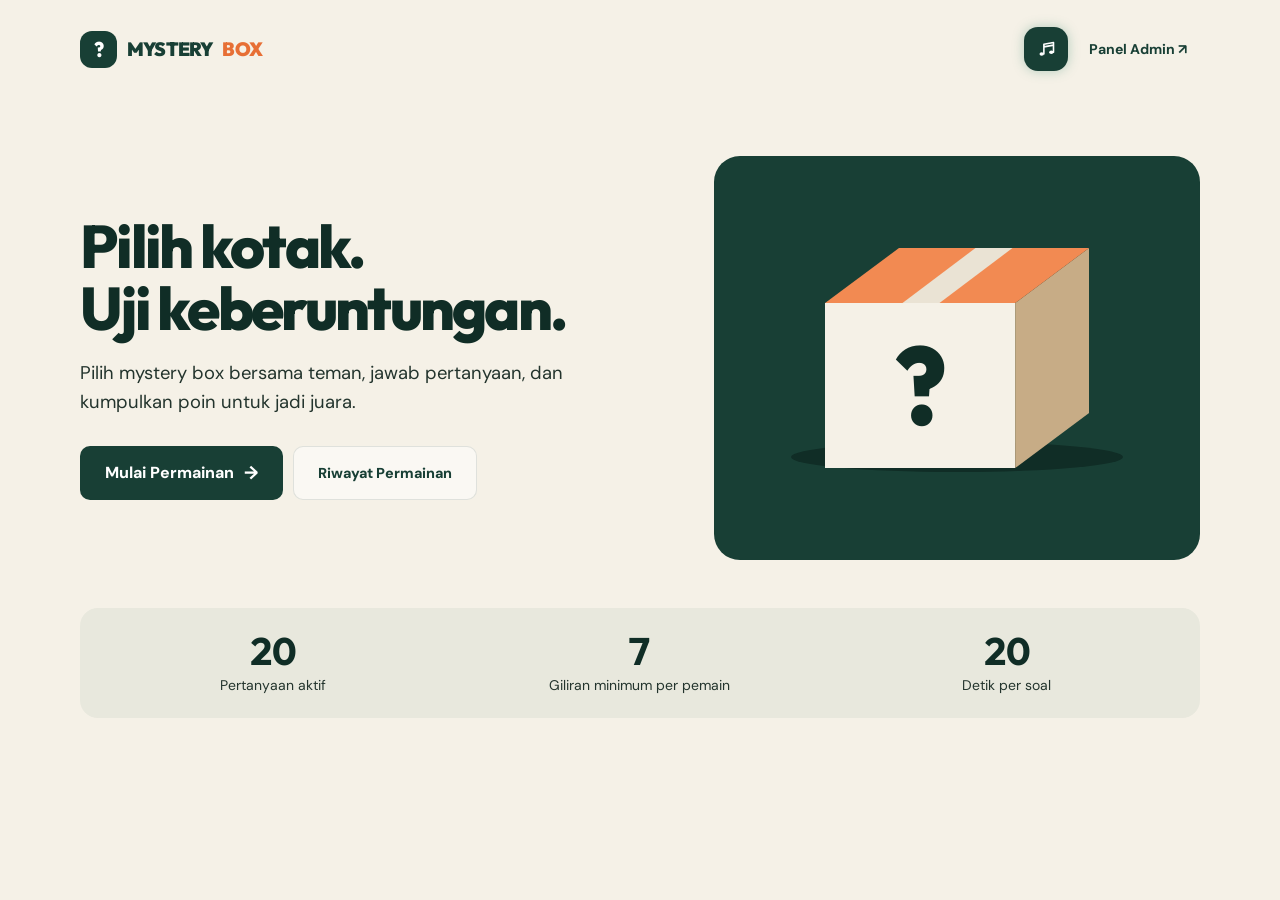
<file: index.html>
<!DOCTYPE html>
<html lang="id">
<head>
    <meta charset="UTF-8">
    <meta name="viewport" content="width=device-width, initial-scale=1.0">
    <title>Mystery Box Challenge</title>

    <link rel="stylesheet" href="css/style.css">
    <link rel="stylesheet" href="css/home.css">
</head>
<body class="home-page">

    <div class="home-wrap">

        <header class="topbar">
            <div class="brand">
                <span class="brand-mark" aria-hidden="true">?</span>
                MYSTERY<span>BOX</span>
            </div>

            <div class="site-nav-actions">
                <button type="button" class="site-icon-control site-sound-toggle" id="gameMusicToggle"
                    aria-label="Suara situs" aria-pressed="true" title="Matikan suara">
                    <svg viewBox="0 0 24 24" aria-hidden="true" fill="none" stroke="currentColor" stroke-width="1.8" stroke-linecap="round" stroke-linejoin="round">
                        <path d="M9 17V6l11-2v11M9 9l11-2"/>
                        <ellipse cx="6.5" cy="17" rx="2.5" ry="2" fill="currentColor" stroke="none"/>
                        <ellipse cx="17.5" cy="15" rx="2.5" ry="2" fill="currentColor" stroke="none"/>
                        <path class="sound-off-slash" d="m3 3 18 18"/>
                    </svg>
                </button>
                <a class="admin-link" href="admin.html">
                    Panel Admin <span aria-hidden="true">↗</span>
                </a>
            </div>
        </header>

        <main class="home-main">
            <section class="home-hero" aria-labelledby="home-title">
                <div class="home-intro">
                    <h1 id="home-title">Pilih kotak.<br>Uji keberuntungan.</h1>

                    <p>Pilih mystery box bersama teman, jawab pertanyaan, dan kumpulkan poin untuk jadi juara.</p>

                    <div class="home-actions">
                        <a class="btn btn-primary" href="game.html">
                            <span id="startGameLabel">Mulai Permainan</span> <span aria-hidden="true">→</span>
                        </a>
                        <a class="btn btn-ghost" href="game.html?view=history">Riwayat Permainan</a>
                    </div>
                </div>

                <div class="home-art" aria-hidden="true">
                    <div class="home-box">
                        <div class="home-box-side"></div>
                        <div class="home-box-front">?</div>
                        <div class="home-box-top"></div>
                    </div>
                </div>
            </section>

            <dl class="mini-stats" aria-label="Pengaturan permainan">
                <div>
                    <dt>Pertanyaan aktif</dt>
                    <dd id="activeQuestionCount">—</dd>
                </div>
                <div>
                    <dt>Giliran minimum per pemain</dt>
                    <dd id="minimumTurns">—</dd>
                </div>
                <div>
                    <dt>Detik per soal</dt>
                    <dd id="secondsPerQuestion">—</dd>
                </div>
            </dl>
        </main>

    </div>

    <audio id="gameMusic" src="assets/menu-background.wav" preload="none" loop></audio>
    <script src="js/storage.js"></script>
    <script src="js/game-effects.js"></script>
    <script src="js/app.js"></script>

</body>
</html>
</file>
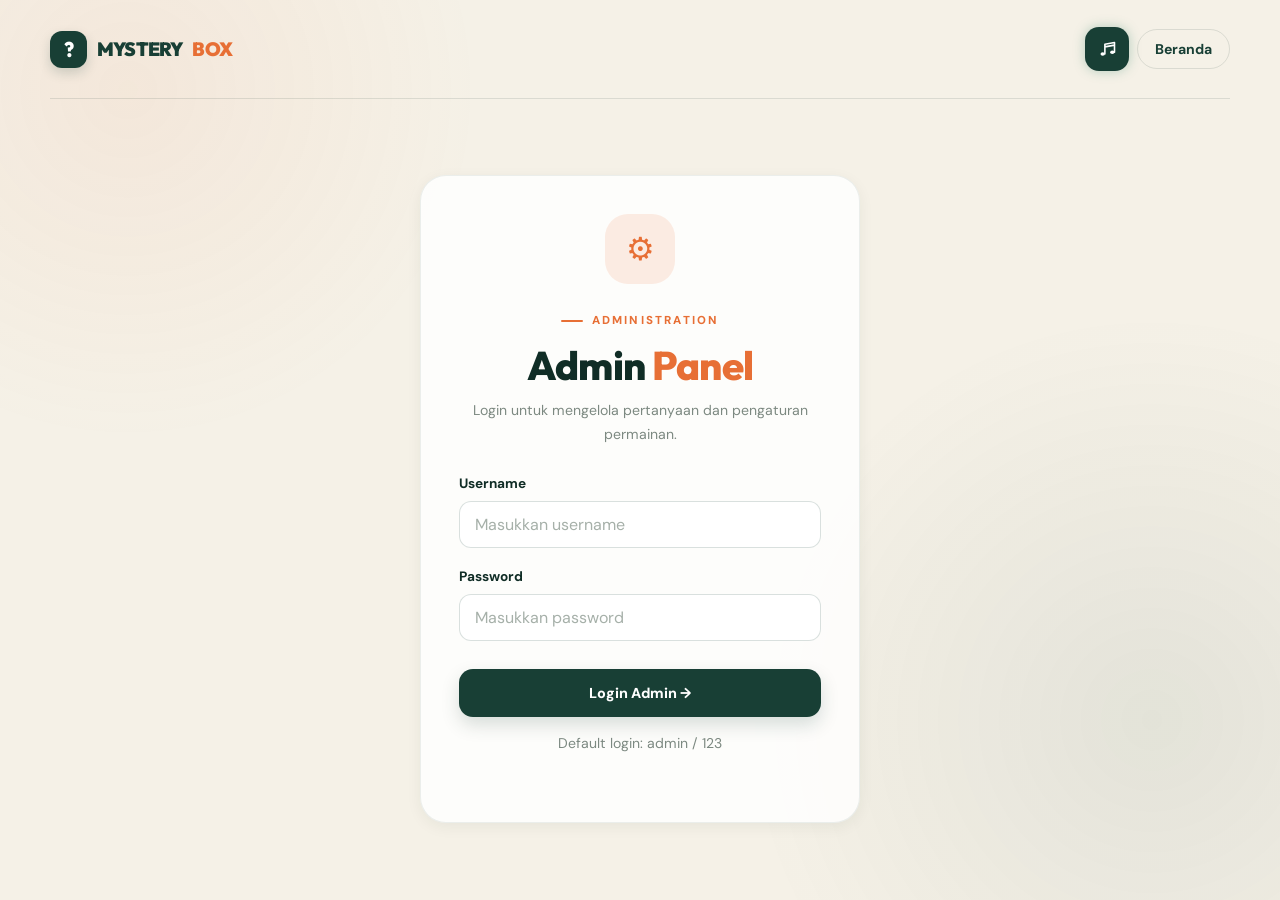
<file: admin.html>
<!DOCTYPE html>
<html lang="id">
<head>
    <meta charset="UTF-8">
    <meta name="viewport" content="width=device-width, initial-scale=1.0">
    <title>Admin Panel - Mystery Box Challenge</title>

    <link rel="stylesheet" href="css/style.css">
    <link rel="stylesheet" href="css/admin.css">
</head>
<body>

    <main class="admin-wrap">

        <nav class="topbar">
            <a href="index.html" class="brand">
                <span class="brand-mark">?</span>
                MYSTERY<span>BOX</span>
            </a>

            <div class="site-nav-actions">
                <button type="button" class="site-icon-control site-sound-toggle" id="gameMusicToggle"
                    aria-label="Suara situs" aria-pressed="true" title="Matikan suara">
                    <svg viewBox="0 0 24 24" aria-hidden="true" fill="none" stroke="currentColor" stroke-width="1.8" stroke-linecap="round" stroke-linejoin="round">
                        <path d="M9 17V6l11-2v11M9 9l11-2"/>
                        <ellipse cx="6.5" cy="17" rx="2.5" ry="2" fill="currentColor" stroke="none"/>
                        <ellipse cx="17.5" cy="15" rx="2.5" ry="2" fill="currentColor" stroke="none"/>
                        <path class="sound-off-slash" d="m3 3 18 18"/>
                    </svg>
                </button>
                <a href="index.html" class="admin-link">Beranda</a>
            </div>
        </nav>

        <!-- LOGIN ADMIN -->
        <section class="admin-login-section" id="adminLoginSection">

            <div class="admin-login-card">

                <div class="admin-icon">⚙</div>

                <div class="eyebrow">ADMINISTRATION</div>

                <h1>Admin <span>Panel</span></h1>

                <p>
                    Login untuk mengelola pertanyaan dan pengaturan permainan.
                </p>

                <form id="adminLoginForm">

                    <div class="form-group">
                        <label for="adminUsername">Username</label>
                        <input
                            type="text"
                            id="adminUsername"
                            placeholder="Masukkan username"
                            autocomplete="username"
                            required
                        >
                    </div>

                    <div class="form-group">
                        <label for="adminPassword">Password</label>
                        <input
                            type="password"
                            id="adminPassword"
                            placeholder="Masukkan password"
                            autocomplete="current-password"
                            required
                        >
                    </div>

                    <p class="error-message hidden" id="loginError">
                        Username atau password salah.
                    </p>

                    <button
                        type="submit"
                        class="btn btn-primary btn-block"
                    >
                        Login Admin →
                    </button>

                </form>

                <p class="form-note">
                    Default login: admin / 123
                </p>

            </div>

        </section>

        <!-- DASHBOARD ADMIN -->
        <section class="admin-dashboard hidden" id="adminDashboard">

            <div class="admin-header">

                <div>
                    <div class="eyebrow">CONTROL CENTER</div>
                    <h1>Dashboard <span>Admin</span></h1>
                    <p>Kelola seluruh kebutuhan Mystery Box Challenge.</p>
                </div>

                <button
                    type="button"
                    class="btn btn-ghost"
                    id="adminLogoutButton"
                >
                    Logout
                </button>

            </div>

            <!-- STATISTIK -->
            <div class="admin-stats">

                <div class="admin-stat-card">
                    <span>Total Pertanyaan</span>
                    <strong id="totalQuestions">0</strong>
                </div>

                <div class="admin-stat-card">
                    <span>Pertanyaan Aktif</span>
                    <strong id="activeQuestions">0</strong>
                </div>

                <div class="admin-stat-card">
                    <span>Kategori</span>
                    <strong id="totalCategories">0</strong>
                </div>

            </div>

            <!-- NAVIGASI ADMIN -->
            <div class="admin-tabs">

                <button
                    type="button"
                    class="admin-tab active"
                    data-tab="questions"
                >
                    Kelola Pertanyaan
                </button>

                <button
                    type="button"
                    class="admin-tab"
                    data-tab="settings"
                >
                    Pengaturan Game
                </button>

            </div>

            <!-- TAB PERTANYAAN -->
            <section class="admin-tab-content" id="questionsTab">

                <div class="admin-section-heading">

                    <div>
                        <h2>Daftar Pertanyaan</h2>
                        <p>Tambah, ubah, atau hapus pertanyaan kuis.</p>
                    </div>

                    <button
                        type="button"
                        class="btn btn-primary"
                        id="addQuestionButton"
                    >
                        + Tambah Pertanyaan
                    </button>

                </div>

                <div class="question-excel">
                    <div class="question-excel-actions">
                        <button type="button" class="btn btn-ghost" id="importQuestionsButton" aria-describedby="questionExcelHelp">Impor Excel</button>
                        <button type="button" class="btn btn-ghost" id="exportQuestionsButton">Ekspor Excel</button>
                        <input type="file" id="questionExcelFile" accept=".xlsx" hidden>
                    </div>
                    <p id="questionExcelHelp">Ekspor untuk mendapatkan format kolom. Saat impor, pertahankan ID untuk memperbarui soal dan kosongkan ID untuk menambah soal baru.</p>
                    <p class="question-excel-status" id="questionExcelStatus" role="status"></p>
                </div>

                <div class="question-filter">

                    <input
                        type="search"
                        id="questionSearch"
                        placeholder="Cari pertanyaan..."
                    >

                    <select id="categoryFilter">
                        <option value="">Semua Kategori</option>
                    </select>

                    <select id="difficultyFilter">
                        <option value="">Semua Kesulitan</option>
                        <option value="easy">Easy</option>
                        <option value="medium">Medium</option>
                        <option value="hard">Hard</option>
                    </select>

                    <select id="statusFilter">
                        <option value="">Semua Status</option>
                        <option value="active">Aktif</option>
                        <option value="inactive">Nonaktif</option>
                    </select>

                </div>

                <div class="question-list-wrapper">

                    <table class="question-table">

                        <thead>
                            <tr>
                                <th>No.</th>
                                <th>Pertanyaan</th>
                                <th>Kategori</th>
                                <th>Kesulitan</th>
                                <th>Status</th>
                                <th>Aksi</th>
                            </tr>
                        </thead>

                        <tbody id="questionTableBody">
                            <!-- Data pertanyaan dibuat melalui JavaScript -->
                        </tbody>

                    </table>

                </div>

                <div class="empty-state hidden" id="emptyQuestionState">
                    Belum ada pertanyaan yang tersedia.
                </div>

            </section>

            <!-- TAB PENGATURAN -->
            <section
                class="admin-tab-content hidden"
                id="settingsTab"
            >

                <div class="admin-section-heading">
                    <div>
                        <h2>Pengaturan Permainan</h2>
                        <p>Atur timer, skor, dan komposisi Mystery Box.</p>
                    </div>
                </div>

                <!-- TIMER DAN POIN -->
                <div class="settings-card">

                    <h3>Pengaturan Kuis</h3>

                    <div class="settings-grid">

                        <div class="form-group">
                            <label for="timerDuration">
                                Durasi timer (detik)
                            </label>

                            <input
                                type="number"
                                id="timerDuration"
                                min="5"
                                max="300"
                                value="20"
                            >
                        </div>

                        <div class="form-group">
                            <label for="easyPoints">
                                Poin Easy
                            </label>

                            <input
                                type="number"
                                id="easyPoints"
                                min="0"
                                value="100"
                            >
                        </div>

                        <div class="form-group">
                            <label for="mediumPoints">
                                Poin Medium
                            </label>

                            <input
                                type="number"
                                id="mediumPoints"
                                min="0"
                                value="150"
                            >
                        </div>

                        <div class="form-group">
                            <label for="hardPoints">
                                Poin Hard
                            </label>

                            <input
                                type="number"
                                id="hardPoints"
                                min="0"
                                value="200"
                            >
                        </div>

                    </div>

                </div>

                <!-- POIN SPECIAL BOX -->
                <div class="settings-card">

                    <h3>Pengaturan Special Box</h3>

                    <div class="settings-grid">

                        <div class="form-group">
                            <label for="bombPoints">
                                Bomb (pengurangan poin)
                            </label>

                            <input
                                type="number"
                                id="bombPoints"
                                min="0"
                                value="100"
                            >
                        </div>

                        <div class="form-group">
                            <label for="luckyPoints">
                                Lucky Bonus
                            </label>

                            <input
                                type="number"
                                id="luckyPoints"
                                min="0"
                                value="100"
                            >
                        </div>

                        <div class="form-group">
                            <label for="doubleMultiplier">
                                Double Points Multiplier
                            </label>

                            <input
                                type="number"
                                id="doubleMultiplier"
                                min="2"
                                max="10"
                                value="2"
                            >
                        </div>

                    </div>

                </div>

                <!-- JUMLAH BOX -->
                <div class="settings-card">

                    <h3>Komposisi Mystery Box</h3>

                    <p class="settings-description">
                        Total kotak spesial selalu dua kali jumlah pemain. Atur bobot tiap jenis untuk menentukan komposisinya. Unlucky mengurangi setengah penalti Bomb, dibulatkan ke atas.
                    </p>

                    <div class="settings-grid">

                        <div class="form-group">
                            <label for="bombCount">
                                Bobot Bomb Box
                            </label>

                            <input
                                type="number"
                                id="bombCount"
                                min="0"
                                value="3"
                            >
                        </div>

                        <div class="form-group">
                            <label for="luckyCount">
                                Bobot Lucky Box
                            </label>

                            <input
                                type="number"
                                id="luckyCount"
                                min="0"
                                value="3"
                            >
                        </div>

                        <div class="form-group">
                            <label for="doubleCount">
                                Bobot Power Up (Double Points)
                            </label>

                            <input
                                type="number"
                                id="doubleCount"
                                min="0"
                                value="2"
                            >
                        </div>

                        <div class="form-group">
                            <label for="unluckyCount">
                                Bobot Unlucky Box
                            </label>

                            <input
                                type="number"
                                id="unluckyCount"
                                min="0"
                                value="2"
                            >
                        </div>

                    </div>

                </div>

                <button
                    type="button"
                    class="btn btn-primary"
                    id="saveSettingsButton"
                >
                    Simpan Pengaturan
                </button>

                <p class="settings-feedback" id="settingsFeedback"></p>

            </section>

        </section>

    </main>

    <!-- MODAL TAMBAH / EDIT PERTANYAAN -->
    <div class="modal-overlay hidden" id="questionModal">

        <div class="modal-card question-modal-card">

            <div class="modal-heading">

                <div>
                    <div class="eyebrow">QUESTION MANAGEMENT</div>
                    <h2 id="questionModalTitle">
                        Tambah Pertanyaan
                    </h2>
                </div>

                <button
                    type="button"
                    class="modal-close"
                    id="closeQuestionModalButton"
                    aria-label="Tutup"
                >
                    ×
                </button>

            </div>

            <form id="questionForm">

                <input type="hidden" id="questionId">

                <div class="form-group">
                    <label for="questionText">
                        Teks Pertanyaan
                    </label>

                    <textarea
                        id="questionText"
                        rows="3"
                        placeholder="Masukkan pertanyaan..."
                        required
                    ></textarea>
                </div>

                <div class="form-group">
                    <label for="questionCategory">
                        Kategori
                    </label>

                    <input
                        type="text"
                        id="questionCategory"
                        placeholder="Contoh: Pengetahuan Umum"
                        required
                    >
                </div>

                <div class="form-group">
                    <label for="questionDifficulty">
                        Tingkat Kesulitan
                    </label>

                    <select id="questionDifficulty" required>
                        <option value="easy">Easy</option>
                        <option value="medium">Medium</option>
                        <option value="hard">Hard</option>
                    </select>
                </div>

                <div class="form-group">
                    <label>Pilihan Jawaban</label>

                    <div class="option-input-group">
                        <span>A</span>
                        <input
                            type="text"
                            id="optionA"
                            placeholder="Pilihan A"
                            required
                        >
                    </div>

                    <div class="option-input-group">
                        <span>B</span>
                        <input
                            type="text"
                            id="optionB"
                            placeholder="Pilihan B"
                            required
                        >
                    </div>

                    <div class="option-input-group">
                        <span>C</span>
                        <input
                            type="text"
                            id="optionC"
                            placeholder="Pilihan C"
                            required
                        >
                    </div>

                    <div class="option-input-group">
                        <span>D</span>
                        <input
                            type="text"
                            id="optionD"
                            placeholder="Pilihan D"
                            required
                        >
                    </div>

                </div>

                <div class="form-group">
                    <label for="correctAnswer">
                        Jawaban yang Benar
                    </label>

                    <select id="correctAnswer" required>
                        <option value="A">A</option>
                        <option value="B">B</option>
                        <option value="C">C</option>
                        <option value="D">D</option>
                    </select>
                </div>

                <div class="form-group checkbox-group">
                    <input
                        type="checkbox"
                        id="questionActive"
                        checked
                    >

                    <label for="questionActive">
                        Aktifkan pertanyaan
                    </label>
                </div>

                <div class="question-form-actions">

                    <button
                        type="button"
                        class="btn btn-ghost"
                        id="cancelQuestionButton"
                    >
                        Batal
                    </button>

                    <button
                        type="submit"
                        class="btn btn-primary"
                    >
                        Simpan Pertanyaan
                    </button>

                </div>

            </form>

        </div>

    </div>

    <!-- JAVASCRIPT -->
    <audio id="gameMusic" src="assets/menu-background.wav" preload="none" loop></audio>
    <script src="js/storage.js"></script>
    <script src="js/game-effects.js"></script>
    <script src="js/excel.js"></script>
    <script src="js/admin.js"></script>

</body>
</html>
</file>
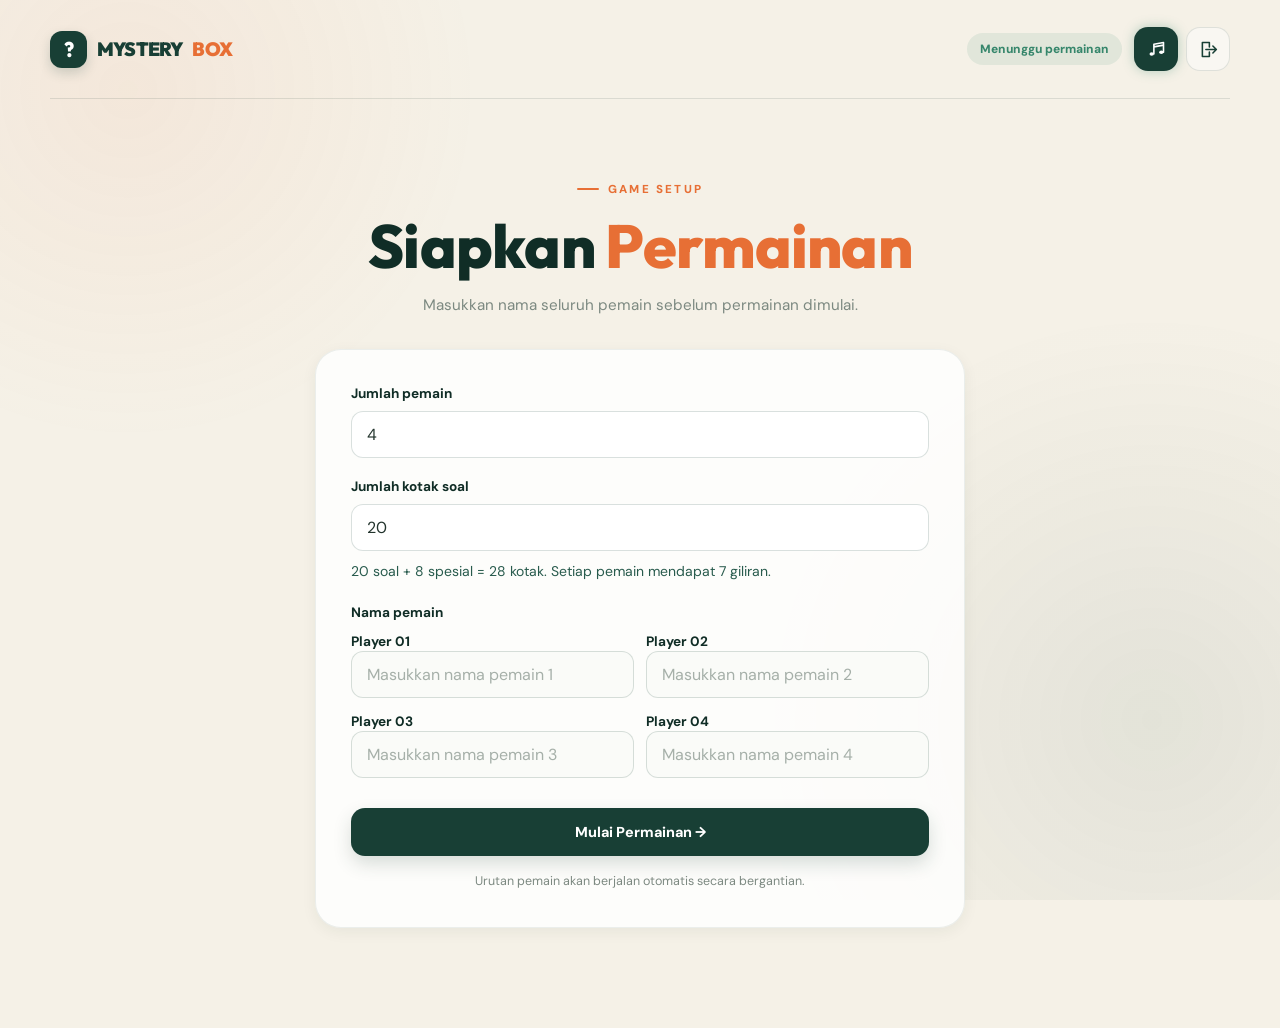
<file: game.html>
<!DOCTYPE html>
<html lang="id">
<head>
    <meta charset="UTF-8">
    <meta name="viewport" content="width=device-width, initial-scale=1.0">
    <title>Game - Mystery Box Challenge</title>

    <link rel="stylesheet" href="css/style.css">
    <link rel="stylesheet" href="css/game.css">
</head>
<body>

    <main class="game-wrap">

        <nav class="topbar game-topbar">
            <a href="index.html" class="brand">
                <span class="brand-mark">?</span>
                MYSTERY<span>BOX</span>
            </a>

            <span class="game-status" id="gameStatus">
                Menunggu permainan
            </span>

            <div class="site-nav-actions">
                <button type="button" class="site-icon-control site-sound-toggle" id="gameMusicToggle"
                    aria-label="Suara situs" aria-pressed="true" title="Matikan suara">
                    <svg viewBox="0 0 24 24" aria-hidden="true" fill="none" stroke="currentColor" stroke-width="1.8" stroke-linecap="round" stroke-linejoin="round">
                        <path d="M9 17V6l11-2v11M9 9l11-2"/>
                        <ellipse cx="6.5" cy="17" rx="2.5" ry="2" fill="currentColor" stroke="none"/>
                        <ellipse cx="17.5" cy="15" rx="2.5" ry="2" fill="currentColor" stroke="none"/>
                        <path class="sound-off-slash" d="m3 3 18 18"/>
                    </svg>
                </button>
                <a href="index.html" class="site-icon-control" aria-label="Keluar ke beranda" title="Keluar ke beranda">
                    <svg viewBox="0 0 24 24" aria-hidden="true" fill="none" stroke="currentColor" stroke-width="1.8" stroke-linecap="round" stroke-linejoin="round">
                        <path d="M13 20H5V4h8v5m0 6v5m-4-8h12m-4-4 4 4-4 4"/>
                    </svg>
                </a>
            </div>
        </nav>

        <section class="setup-section hidden" id="resumeSection" aria-labelledby="resumeHeading">
            <div class="section-heading">
                <h1 id="resumeHeading">Lanjutkan <span>Permainan</span></h1>
                <p>Progres permainan sebelumnya tersimpan di browser ini.</p>
            </div>

            <div class="setup-card">
                <button type="button" class="btn btn-primary btn-block" id="resumeGameButton">
                    Lanjutkan Permainan →
                </button>
                <button type="button" class="btn btn-ghost btn-block" id="newGameButton">
                    Mulai Permainan Baru
                </button>
            </div>
        </section>

        <!-- SETUP PEMAIN -->
        <section class="setup-section" id="setupSection">

            <div class="section-heading">
                <div class="eyebrow">GAME SETUP</div>
                <h1>Siapkan <span>Permainan</span></h1>
                <p>Masukkan nama seluruh pemain sebelum permainan dimulai.</p>
            </div>

            <div class="setup-card">

                <div class="form-group">
                    <label for="playerCount">Jumlah pemain</label>
                    <input
                        type="number"
                        id="playerCount"
                        min="2"
                        max="20"
                        value="4"
                    >
                </div>

                <div class="form-group">
                    <label for="boxCount">Jumlah kotak soal</label>
                    <input
                        type="number"
                        id="boxCount"
                        min="20"
                        value="20"
                        aria-describedby="boxPlan"
                    >
                    <p id="boxPlan" class="box-plan" aria-live="polite"></p>
                </div>

                <div class="form-group">
                    <label>Nama pemain</label>

                    <div id="playerInputs" class="player-inputs">
                        <!-- Input nama dibuat melalui JavaScript -->
                    </div>
                </div>

                <button
                    type="button"
                    class="btn btn-primary btn-block"
                    id="startGameButton"
                >
                    Mulai Permainan →
                </button>

                <p class="form-note">
                    Urutan pemain akan berjalan otomatis secara bergantian.
                </p>

            </div>

        </section>

        <!-- AREA PERMAINAN -->
        <section class="game-section hidden" id="gameSection">

            <div class="game-header">

                <div>
                    <div class="eyebrow">MYSTERY BOX CHALLENGE</div>
                    <h1>Choose Your <span>Box</span></h1>
                    <p id="roundInfo">Ronde 1</p>
                </div>

                <div class="game-progress">
                    <span>Box tersisa</span>
                    <strong id="remainingBoxes">30</strong>
                </div>

            </div>

            <!-- GILIRAN PEMAIN -->
            <div class="turn-card">

                <div class="turn-player-info">
                    <span class="turn-label">GILIRAN SEKARANG</span>
                    <h2 id="currentPlayerName">Player 1</h2>
                    <p id="currentTurnInfo">Giliran 1</p>
                </div>

                <div class="turn-indicator">
                    <span class="turn-dot"></span>
                    <span>YOUR TURN</span>
                </div>

            </div>

            <!-- MYSTERY BOX -->
            <div class="box-area">

                <div class="box-area-heading">
                    <h2>Pilih Mystery Box</h2>
                    <p>Pilih salah satu kotak yang masih tersedia.</p>
                </div>

                <div class="box-grid" id="boxGrid">
                    <!-- Mystery Box dibuat melalui JavaScript -->
                </div>

            </div>

            <!-- LEADERBOARD -->
            <section class="leaderboard-section">

                <div class="leaderboard-heading">
                    <div>
                        <div class="eyebrow">LIVE SCORE</div>
                        <h2>Leaderboard</h2>
                    </div>

                    <span class="live-label">● LIVE</span>
                </div>

                <div class="leaderboard-table-wrapper">

                    <table class="leaderboard-table">

                        <thead>
                            <tr>
                                <th>Rank</th>
                                <th>Nama Pemain</th>
                                <th>Benar</th>
                                <th>Waktu</th>
                                <th>Skor</th>
                            </tr>
                        </thead>

                        <tbody id="leaderboardBody">
                            <!-- Data leaderboard dibuat melalui JavaScript -->
                        </tbody>

                    </table>

                </div>

            </section>

        </section>

        <!-- HASIL PERMAINAN -->
        <section class="result-section hidden" id="resultSection">

            <div class="result-card">

                <div class="result-summary" id="completedGameSummary">
                    <div class="eyebrow">GAME COMPLETED</div>

                    <h1>Permainan <span>Selesai!</span></h1>

                    <p id="winnerMessage">
                        Selamat kepada pemenang!
                    </p>

                    <div class="winner-display" id="winnerDisplay">
                        <!-- Pemenang ditampilkan melalui JavaScript -->
                    </div>
                </div>

                <div class="hidden" id="gameHistory">
                    <h1>Riwayat <span>Leaderboard</span></h1>
                    <p class="hidden" id="gameHistoryEmpty">Belum ada permainan yang selesai.</p>

                    <div class="form-group history-picker" id="gameHistoryPicker">
                        <label for="gameHistorySelect">Pilih permainan</label>
                        <select id="gameHistorySelect"></select>
                        <p id="gameHistoryWinner" aria-live="polite"></p>
                    </div>
                </div>

                <div class="result-leaderboard" id="resultLeaderboard">
                    <h2>Hasil Akhir</h2>

                    <div class="leaderboard-table-wrapper">
                        <table class="leaderboard-table">

                            <thead>
                                <tr>
                                    <th scope="col">Rank</th>
                                    <th scope="col">Nama Pemain</th>
                                    <th scope="col">Benar</th>
                                    <th scope="col">Giliran</th>
                                    <th scope="col">Waktu</th>
                                    <th scope="col">Skor</th>
                                </tr>
                            </thead>

                            <tbody id="finalLeaderboardBody">
                                <!-- Hasil akhir dibuat melalui JavaScript -->
                            </tbody>

                        </table>
                    </div>
                </div>

                <div class="result-actions" id="completedGameActions">

                    <button
                        type="button"
                        class="btn btn-primary"
                        id="exportExcelButton"
                    >
                        Export Excel
                    </button>

                    <button
                        type="button"
                        class="btn btn-ghost"
                        id="restartGameButton"
                    >
                        Main Lagi
                    </button>

                    <a href="game.html?view=history" class="btn btn-ghost">
                        Riwayat Leaderboard
                    </a>

                    <a href="index.html" class="btn btn-ghost">
                        Kembali ke Home
                    </a>

                </div>

            </div>

        </section>

    </main>

    <!-- MODAL HASIL MYSTERY BOX -->
    <div class="modal-overlay hidden" id="boxModal">

        <div class="modal-card">

            <button
                type="button"
                class="modal-close"
                id="closeModalButton"
                aria-label="Tutup"
            >
                ×
            </button>

            <div class="modal-content" id="modalContent">
                <!-- Isi modal dibuat melalui JavaScript -->
            </div>

            <div class="modal-actions" id="modalActions">
                <!-- Tombol modal dibuat melalui JavaScript -->
            </div>

        </div>

    </div>

    <dialog class="modal-card game-dialog leaderboard-dialog" id="turnLeaderboardDialog"
        aria-labelledby="turnLeaderboardTitle" aria-describedby="turnLeaderboardRound turnLeaderboardStatus">
        <div class="turn-leaderboard-confetti" id="turnLeaderboardConfetti" aria-hidden="true"></div>
        <h2 id="turnLeaderboardTitle">Top 5 Leaderboard</h2>
        <p class="turn-leaderboard-round" id="turnLeaderboardRound"></p>
        <ol class="turn-leaderboard-list" id="turnLeaderboardList" role="list"></ol>
        <p class="turn-leaderboard-status" id="turnLeaderboardStatus"></p>
        <form method="dialog">
            <button type="submit" class="turn-leaderboard-skip" autofocus>Lewati</button>
        </form>
    </dialog>

    <dialog class="modal-card game-dialog next-turn-dialog" id="nextTurnDialog"
        aria-labelledby="nextTurnTitle nextTurnPlayer" aria-describedby="nextTurnProgress">
        <h2 id="nextTurnTitle">Giliran berikutnya</h2>
        <p class="next-turn-player" id="nextTurnPlayer"></p>
        <p class="next-turn-progress" id="nextTurnProgress"></p>
        <form method="dialog" class="modal-actions">
            <button type="submit" class="btn btn-primary" autofocus>Pilih Kotak</button>
        </form>
    </dialog>

    <dialog class="modal-card game-dialog" id="restartDialog"
        aria-labelledby="restartDialogTitle" aria-describedby="restartDialogDescription">
        <div class="modal-content">
            <h2 id="restartDialogTitle">Mulai permainan baru?</h2>
            <p id="restartDialogDescription">Progres permainan sebelumnya akan dihapus.</p>
        </div>

        <form method="dialog" class="modal-actions">
            <button type="submit" class="btn btn-ghost" value="cancel" autofocus>Batal</button>
            <button type="submit" class="btn btn-primary" value="restart">Mulai Permainan Baru</button>
        </form>
    </dialog>

    <audio id="gameMusic" src="assets/menu-background.wav" preload="none" loop></audio>

    <!-- JAVASCRIPT -->
    <script src="js/storage.js"></script>
    <script src="js/excel.js"></script>
    <script src="js/game-effects.js"></script>
    <script src="js/game.js"></script>

</body>
</html>
</file>
<file: css/style.css>
/* =========================================================
   MYSTERY BOX - GLOBAL DESIGN SYSTEM
   Theme: Adventure Mystery / Outdoor Edition
   ========================================================= */

/* GOOGLE FONT */
@import url('https://fonts.googleapis.com/css2?family=DM+Sans:wght@400;500;600;700;800&family=Outfit:wght@400;500;600;700;800;900&display=swap');


/* =========================================================
   1. COLOR VARIABLES
   ========================================================= */

:root {
    --forest: #183F35;
    --forest-dark: #102D26;
    --forest-light: #285B4D;

    --cream: #F5F1E7;
    --cream-dark: #EAE3D4;

    --orange: #E76F35;
    --orange-light: #F28A52;

    --red: #D92F36;

    --white: #FFFFFF;
    --black: #18211E;

    --text-main: #23342D;
    --text-muted: #7C8981;
    --text-light: #AAB5AD;

    --border: rgba(24, 63, 53, 0.12);

    --success: #36866B;
    --warning: #E6A33C;
    --danger: #D94B4B;

    --shadow-sm: 0 4px 15px rgba(19, 45, 36, 0.06);
    --shadow-md: 0 12px 35px rgba(19, 45, 36, 0.10);
    --shadow-lg: 0 25px 70px rgba(19, 45, 36, 0.16);

    --radius-sm: 10px;
    --radius-md: 18px;
    --radius-lg: 26px;
    --radius-xl: 34px;

    --transition: 0.25s ease;
}


/* =========================================================
   2. RESET
   ========================================================= */

* {
    margin: 0;
    padding: 0;
    box-sizing: border-box;
}

html {
    scroll-behavior: smooth;
}

body {
    min-height: 100vh;
    font-family: 'DM Sans', sans-serif;
    color: var(--text-main);
    background-color: var(--cream);
    overflow-x: hidden;
    position: relative;
}

body::before {
    content: "";
    position: fixed;
    inset: 0;
    z-index: -1;
    pointer-events: none;

    background-image:
        radial-gradient(
            circle at 10% 10%,
            rgba(231, 111, 53, 0.07),
            transparent 25%
        ),
        radial-gradient(
            circle at 90% 80%,
            rgba(24, 63, 53, 0.08),
            transparent 30%
        );
}

button,
input,
textarea,
select {
    font: inherit;
}

button,
a {
    -webkit-tap-highlight-color: transparent;
}

button {
    cursor: pointer;
}

a {
    color: inherit;
    text-decoration: none;
}

img {
    max-width: 100%;
    display: block;
}

::selection {
    color: var(--white);
    background: var(--forest-light);
}


/* =========================================================
   3. TYPOGRAPHY
   ========================================================= */

h1,
h2,
h3,
h4,
.brand {
    font-family: 'Outfit', sans-serif;
    letter-spacing: -0.7px;
}

h1 {
    font-size: clamp(2.2rem, 5vw, 3.8rem);
    line-height: 1.08;
    font-weight: 800;
    color: var(--forest-dark);
}

h2 {
    font-size: clamp(1.5rem, 3vw, 2rem);
    font-weight: 700;
}

h3 {
    font-size: 1.2rem;
    font-weight: 700;
}

p {
    line-height: 1.7;
}

h1 span,
h2 span {
    color: var(--orange);
}


/* =========================================================
   4. COMMON LAYOUT
   ========================================================= */

.home-wrap,
.game-wrap,
.admin-wrap {
    width: min(1180px, calc(100% - 48px));
    margin: 0 auto;
}

.hidden {
    display: none !important;
}

.eyebrow {
    display: inline-flex;
    align-items: center;
    gap: 9px;

    font-size: 0.72rem;
    font-weight: 800;
    letter-spacing: 2.2px;
    color: var(--orange);

    margin-bottom: 16px;
}

.eyebrow::before {
    content: "";
    width: 22px;
    height: 2px;
    background: var(--orange);
    border-radius: 5px;
}


/* =========================================================
   5. NAVIGATION BAR
   ========================================================= */

.topbar {
    display: flex;
    justify-content: space-between;
    align-items: center;

    padding: 27px 0;
    border-bottom: 1px solid var(--border);
}

.brand {
    display: inline-flex;
    align-items: center;
    gap: 10px;

    color: var(--forest);
    font-size: 1.2rem;
    font-weight: 900;
    letter-spacing: -0.8px;
}

.brand span:last-child {
    color: var(--orange);
}

.brand-mark {
    display: grid;
    place-items: center;

    width: 37px;
    height: 37px;

    color: var(--white);
    background: var(--forest);
    border-radius: 12px;

    font-family: 'Outfit', sans-serif;
    font-size: 1.3rem;
    font-weight: 800;

    box-shadow: 0 5px 12px rgba(24, 63, 53, 0.18);
}

.admin-link {
    color: var(--forest);
    font-size: 0.88rem;
    font-weight: 700;

    padding: 10px 17px;
    border: 1px solid var(--border);
    border-radius: 50px;

    transition: var(--transition);
}

.admin-link:hover {
    color: var(--white);
    background: var(--forest);
    border-color: var(--forest);
    transform: translateY(-2px);
}

.site-nav-actions {
    display: flex;
    flex-wrap: wrap;
    justify-content: flex-end;
    align-items: center;
    gap: 8px;
}

.site-icon-control {
    display: inline-grid;
    place-items: center;
    flex: 0 0 44px;
    width: 44px;
    height: 44px;
    padding: 0;
    border: 1px solid var(--border);
    border-radius: 14px;
    background: rgba(255, 255, 255, 0.45);
    color: var(--forest);
    transition: background var(--transition), box-shadow var(--transition);
}

.site-icon-control svg {
    width: 21px;
    height: 21px;
}

.site-icon-control:hover {
    background: var(--cream-dark);
}

.site-icon-control:focus-visible {
    outline: 2px solid var(--forest);
    outline-offset: 3px;
}

.site-sound-toggle[aria-pressed="true"] {
    background: var(--forest);
    color: var(--white);
    box-shadow: 0 0 12px rgba(54, 134, 107, 0.34);
}

.site-sound-toggle[aria-pressed="true"]:hover {
    background: var(--forest-light);
}

.site-sound-toggle[aria-pressed="true"] .sound-off-slash {
    display: none;
}

.site-sound-toggle[aria-pressed="false"] {
    color: #626A65;
}

@media (max-width: 480px) {
    .topbar:has(.site-nav-actions) {
        flex-wrap: wrap;
        gap: 8px;
    }
}


/* =========================================================
   6. BUTTONS
   ========================================================= */

.btn {
    display: inline-flex;
    align-items: center;
    justify-content: center;
    gap: 10px;

    min-height: 48px;
    padding: 13px 23px;

    border: 1px solid transparent;
    border-radius: 14px;

    font-size: 0.9rem;
    font-weight: 800;

    transition:
        transform var(--transition),
        background var(--transition),
        box-shadow var(--transition),
        border-color var(--transition);

    cursor: pointer;
}

.btn:hover {
    transform: translateY(-3px);
}

.btn:active {
    transform: translateY(0) scale(0.98);
}

.btn-primary {
    color: var(--white);
    background: var(--forest);

    box-shadow: 0 8px 18px rgba(24, 63, 53, 0.17);
}

.btn-primary:hover {
    background: var(--forest-light);
    box-shadow: 0 12px 25px rgba(24, 63, 53, 0.22);
}

.btn-primary span {
    font-size: 1.15rem;
}

.btn-ghost {
    color: var(--forest);
    background: rgba(255, 255, 255, 0.5);
    border-color: var(--border);
}

.btn-ghost:hover {
    background: var(--white);
    border-color: rgba(24, 63, 53, 0.25);
}

.btn-block {
    width: 100%;
}


/* =========================================================
   7. FORM ELEMENTS
   ========================================================= */

.form-group {
    display: flex;
    flex-direction: column;
    gap: 9px;
    margin-bottom: 20px;
}

.form-group label {
    color: var(--forest-dark);
    font-size: 0.85rem;
    font-weight: 700;
}

input,
textarea,
select {
    width: 100%;
    min-height: 47px;

    padding: 12px 15px;

    color: var(--text-main);
    background: #FFFFFF;

    border: 1px solid rgba(24, 63, 53, 0.16);
    border-radius: 12px;

    outline: none;

    transition:
        border-color var(--transition),
        box-shadow var(--transition);
}

textarea {
    resize: vertical;
    min-height: 100px;
}

input::placeholder,
textarea::placeholder {
    color: #A6B0A9;
}

input:focus,
textarea:focus,
select:focus {
    border-color: var(--forest-light);
    box-shadow: 0 0 0 4px rgba(40, 91, 77, 0.09);
}

input[type="checkbox"] {
    width: 17px;
    min-height: 17px;
    accent-color: var(--forest);
}

input[type="number"] {
    appearance: textfield;
}


/* =========================================================
   8. CARDS
   ========================================================= */

.setup-card,
.admin-login-card,
.settings-card,
.admin-stat-card {
    background: rgba(255, 255, 255, 0.82);
    border: 1px solid rgba(24, 63, 53, 0.08);
    border-radius: var(--radius-lg);
    box-shadow: var(--shadow-sm);
}

.setup-card,
.admin-login-card {
    padding: 32px;
}

.settings-card {
    padding: 26px;
    margin-bottom: 22px;
}

.admin-stat-card {
    padding: 22px;
    transition: var(--transition);
}

.admin-stat-card:hover {
    transform: translateY(-4px);
    box-shadow: var(--shadow-md);
}


/* =========================================================
   9. TABLES
   ========================================================= */

.leaderboard-table,
.question-table {
    width: 100%;
    border-collapse: collapse;
    text-align: left;
}

.leaderboard-table th,
.question-table th {
    padding: 15px 17px;

    color: var(--text-muted);
    background: #F5F7F3;

    font-size: 0.72rem;
    font-weight: 800;
    letter-spacing: 1px;
    text-transform: uppercase;

    white-space: nowrap;
}

.leaderboard-table td,
.question-table td {
    padding: 16px 17px;
    border-bottom: 1px solid rgba(24, 63, 53, 0.08);

    font-size: 0.88rem;
}

.leaderboard-table tbody tr,
.question-table tbody tr {
    transition: background var(--transition);
}

.leaderboard-table tbody tr:hover,
.question-table tbody tr:hover {
    background: rgba(40, 91, 77, 0.045);
}

.leaderboard-table tbody tr:last-child td,
.question-table tbody tr:last-child td {
    border-bottom: none;
}


/* =========================================================
   10. MODAL
   ========================================================= */

.modal-overlay {
    position: fixed;
    inset: 0;
    z-index: 1000;

    display: flex;
    justify-content: center;
    align-items: center;

    padding: 20px;

    animation: fadeIn 0.25s ease;
}

.modal-overlay,
.game-dialog::backdrop {
    background: rgba(12, 29, 24, 0.72);
    backdrop-filter: blur(8px);
}

.modal-card {
    position: relative;

    width: min(540px, 100%);
    max-height: 90vh;
    overflow-y: auto;

    padding: 35px;

    background: var(--cream);
    border: 1px solid rgba(255, 255, 255, 0.5);
    border-radius: var(--radius-xl);

    box-shadow: var(--shadow-lg);

    animation: modalEnter 0.35s ease;
}

.modal-close {
    position: absolute;
    top: 16px;
    right: 18px;

    width: 35px;
    height: 35px;

    color: var(--text-muted);
    background: rgba(24, 63, 53, 0.07);

    border: none;
    border-radius: 50%;

    font-size: 1.5rem;
    line-height: 1;

    transition: var(--transition);
}

.modal-close:hover {
    color: var(--white);
    background: var(--red);
    transform: rotate(90deg);
}


/* =========================================================
   11. FEEDBACK / STATUS
   ========================================================= */

.error-message {
    color: var(--danger);
    font-size: 0.85rem;
    font-weight: 600;
}

.form-note {
    margin-top: 15px;
    color: var(--text-muted);
    font-size: 0.78rem;
    text-align: center;
}

.settings-feedback {
    margin-top: 15px;
    color: var(--success);
    font-size: 0.85rem;
    font-weight: 700;
}


/* =========================================================
   12. ANIMATIONS
   ========================================================= */

@keyframes fadeIn {
    from {
        opacity: 0;
    }

    to {
        opacity: 1;
    }
}

@keyframes modalEnter {
    from {
        opacity: 0;
        transform: translateY(20px) scale(0.97);
    }

    to {
        opacity: 1;
        transform: translateY(0) scale(1);
    }
}

@keyframes float {
    0%,
    100% {
        transform: translateY(0);
    }

    50% {
        transform: translateY(-8px);
    }
}

@keyframes pulse {
    0%,
    100% {
        opacity: 1;
    }

    50% {
        opacity: 0.55;
    }
}


/* =========================================================
   13. RESPONSIVE
   ========================================================= */

@media (max-width: 768px) {

    .home-wrap,
    .game-wrap,
    .admin-wrap {
        width: min(100% - 30px, 600px);
    }

    .topbar {
        padding: 19px 0;
    }

    .brand {
        font-size: 1rem;
    }

    .brand-mark {
        width: 33px;
        height: 33px;
    }

    .admin-link {
        padding: 9px 12px;
        font-size: 0.78rem;
    }

    .setup-card,
    .admin-login-card {
        padding: 24px 19px;
    }

    .modal-card {
        padding: 28px 20px;
        border-radius: 22px;
    }

    .leaderboard-table th,
    .question-table th,
    .leaderboard-table td,
    .question-table td {
        padding: 12px;
        font-size: 0.78rem;
    }

}

@media (max-width: 480px) {

    h1 {
        font-size: 2.15rem;
    }

    .eyebrow {
        font-size: 0.65rem;
    }

    .btn {
        width: 100%;
    }

}
</file>
<file: css/home.css>
.home-page::before {
    content: none;
}

.home-wrap {
    width: min(1120px, calc(100% - 48px));
}

.home-wrap .topbar {
    border-bottom: 0;
    gap: 12px;
}

.home-wrap .brand-mark {
    box-shadow: none;
}

.home-wrap .admin-link {
    flex-shrink: 0;
    border-color: transparent;
    padding-inline: 12px;
}

.home-wrap .admin-link:hover {
    background: var(--cream-dark);
    color: var(--forest-dark);
    transform: none;
}

.home-main {
    padding-block: clamp(24px, 4.5vw, 64px) 48px;
}

.home-hero {
    display: grid;
    grid-template-columns: minmax(0, 1.2fr) minmax(0, 1fr);
    align-items: center;
    gap: clamp(28px, 4vw, 56px);
}

.home-intro h1 {
    font-size: clamp(2.45rem, 4.7vw, 4.25rem);
    line-height: 1.02;
    letter-spacing: -0.045em;
}

.home-intro p {
    max-width: 39ch;
    margin-top: 20px;
    font-size: clamp(1rem, 1.55vw, 1.15rem);
    line-height: 1.6;
}

.home-actions {
    display: flex;
    flex-wrap: wrap;
    gap: 10px;
    margin-top: 28px;
}

.home-intro .btn {
    min-height: 54px;
    padding-inline: 24px;
    border-radius: var(--radius-sm);
    box-shadow: none;
}

.home-intro #startGameLabel {
    font-size: 1rem;
}

.home-wrap a:focus-visible {
    outline: 2px solid var(--forest);
    outline-offset: 4px;
}

.home-art {
    display: grid;
    place-items: center;
    min-width: 0;
    aspect-ratio: 6 / 5;
    background: var(--forest);
    border-radius: var(--radius-lg);
}

.home-box {
    position: relative;
    width: 57%;
    max-width: 264px;
    aspect-ratio: 6 / 5;
    isolation: isolate;
}

.home-box::before {
    content: "";
    position: absolute;
    z-index: -1;
    inset: 88% -13% -2% -13%;
    border-radius: 50%;
    background: var(--forest-dark);
}

.home-box-front {
    position: absolute;
    inset: 25% 28% 0 0;
    display: grid;
    place-items: center;
    background: var(--cream);
    color: var(--forest-dark);
    font: 800 clamp(3.5rem, 8.4vw, 7rem) / 1 'Outfit', sans-serif;
}

.home-box-side {
    position: absolute;
    inset: 0 0 0 72%;
    clip-path: polygon(0 25%, 100% 0, 100% 75%, 0 100%);
    background: #C7AC86;
}

.home-box-top {
    position: absolute;
    inset: 0 0 75% 0;
    clip-path: polygon(28% 0, 100% 0, 72% 100%, 0 100%);
    background: var(--orange-light);
}

.home-box-top::after {
    content: "";
    position: absolute;
    inset: 0 43%;
    transform: skewX(-53deg);
    background: var(--cream-dark);
}

.mini-stats {
    display: grid;
    grid-template-columns: repeat(3, minmax(0, 1fr));
    gap: 12px;
    margin-top: clamp(24px, 4vw, 48px);
    padding: 24px 16px;
    border-radius: var(--radius-md);
    background: #E8E8DD;
    text-align: center;
}

.mini-stats > div {
    display: flex;
    flex-direction: column-reverse;
    justify-content: flex-end;
    gap: 5px;
}

.mini-stats dt {
    font-size: 0.875rem;
    line-height: 1.3;
}

.mini-stats dd {
    color: var(--forest-dark);
    font: 700 clamp(1.65rem, 3.5vw, 2.4rem) / 1 'Outfit', sans-serif;
    font-variant-numeric: tabular-nums;
}

@media (max-width: 768px) {
    .home-wrap {
        width: min(600px, calc(100% - 36px));
    }

    .home-hero {
        grid-template-columns: 1fr;
    }

    .home-art {
        aspect-ratio: 2 / 1;
    }

    .home-box {
        width: min(45%, 180px);
    }

    .home-box-front {
        font-size: clamp(3rem, 15vw, 4.5rem);
    }
}

@media (max-width: 480px) {
    .home-intro h1 {
        font-size: clamp(2rem, 10vw, 2.45rem);
    }

    .home-intro p {
        margin-top: 14px;
    }

    .home-actions {
        margin-top: 20px;
    }

    .mini-stats {
        padding: 16px 10px;
        gap: 8px;
    }

    .mini-stats dt {
        font-size: 0.78rem;
    }
}

@media (prefers-reduced-motion: reduce) {
    .home-wrap a {
        transition: none;
    }

    .home-wrap .btn:hover,
    .home-wrap .btn:active {
        transform: none;
    }
}
</file>
<file: css/admin.css>
/* =========================================================
   MYSTERY BOX - ADMIN DASHBOARD
   Theme: Adventure Control Center
   ========================================================= */


/* =========================================================
   1. ADMIN LOGIN
   ========================================================= */

.admin-login-section {
    display: flex;
    justify-content: center;
    align-items: center;

    min-height: calc(100vh - 100px);
    padding: 50px 0;

    animation: fadeIn 0.6s ease;
}

.admin-login-card {
    width: min(440px, 100%);
    padding: 38px;
    text-align: center;
}

.admin-icon {
    display: grid;
    place-items: center;

    width: 70px;
    height: 70px;

    margin: 0 auto 22px;

    color: var(--orange);
    background: rgba(231, 111, 53, 0.12);

    border-radius: 23px;

    font-size: 2rem;

    animation: float 3s ease-in-out infinite;
}

.admin-login-card h1 {
    margin-bottom: 12px;
    font-size: 2.5rem;
}

.admin-login-card > p {
    margin-bottom: 28px;
    color: var(--text-muted);
    font-size: 0.88rem;
}

.admin-login-card form {
    text-align: left;
}

.admin-login-card .btn {
    margin-top: 8px;
}


/* =========================================================
   2. ADMIN DASHBOARD HEADER
   ========================================================= */

.admin-dashboard {
    padding: 45px 0 90px;
    animation: fadeIn 0.5s ease;
}

.admin-header {
    display: flex;
    justify-content: space-between;
    align-items: center;
    gap: 20px;

    margin-bottom: 35px;
}

.admin-header h1 {
    margin-bottom: 10px;
}

.admin-header p {
    color: var(--text-muted);
    font-size: 0.9rem;
}


/* =========================================================
   3. STATISTICS CARDS
   ========================================================= */

.admin-stats {
    display: grid;
    grid-template-columns: repeat(3, 1fr);
    gap: 17px;

    margin-bottom: 35px;
}

.admin-stat-card {
    position: relative;
    overflow: hidden;
}

.admin-stat-card::after {
    content: "";

    position: absolute;
    right: -25px;
    bottom: -35px;

    width: 100px;
    height: 100px;

    border: 12px solid rgba(231, 111, 53, 0.07);
    border-radius: 50%;

    pointer-events: none;
}

.admin-stat-card span {
    display: block;
    margin-bottom: 12px;

    color: var(--text-muted);
    font-size: 0.78rem;
    font-weight: 700;
}

.admin-stat-card strong {
    color: var(--forest);
    font-family: 'Outfit', sans-serif;
    font-size: 2.3rem;
    font-weight: 900;
}


/* =========================================================
   4. ADMIN TABS
   ========================================================= */

.admin-tabs {
    display: flex;
    gap: 8px;

    padding: 7px;
    margin-bottom: 28px;

    background: rgba(24, 63, 53, 0.07);
    border-radius: 15px;

    width: fit-content;
    max-width: 100%;
}

.admin-tab {
    padding: 12px 20px;

    color: var(--text-muted);
    background: transparent;

    border: none;
    border-radius: 11px;

    font-size: 0.85rem;
    font-weight: 800;

    transition: var(--transition);
}

.admin-tab:hover {
    color: var(--forest);
    background: rgba(255, 255, 255, 0.5);
}

.admin-tab.active {
    color: var(--white);
    background: var(--forest);

    box-shadow: 0 5px 12px rgba(24, 63, 53, 0.15);
}


/* =========================================================
   5. TAB CONTENT
   ========================================================= */

.admin-tab-content {
    animation: fadeIn 0.35s ease;
}

.admin-section-heading {
    display: flex;
    justify-content: space-between;
    align-items: center;
    gap: 20px;

    margin-bottom: 24px;
}

.admin-section-heading h2 {
    margin-bottom: 7px;
    color: var(--forest-dark);
}

.admin-section-heading p {
    color: var(--text-muted);
    font-size: 0.85rem;
}

.question-excel {
    margin-bottom: 20px;
    color: var(--text-main);
    font-size: 0.85rem;
}

.question-excel-actions {
    display: flex;
    flex-wrap: wrap;
    gap: 8px;
    margin-bottom: 8px;
}

.question-excel-actions .btn:disabled {
    opacity: 0.6;
    cursor: wait;
    transform: none;
}

.question-excel-status:not(:empty) {
    margin-top: 6px;
    font-weight: 700;
}

.question-excel-status.error {
    color: #A52228;
}

@media (max-width: 480px) {
    .question-excel-actions .btn {
        flex: 1 1 auto;
        width: auto;
        padding-inline: 12px;
    }
}


/* =========================================================
   6. QUESTION FILTER
   ========================================================= */

.question-filter {
    display: grid;
    grid-template-columns: 2fr 1fr 1fr 1fr;
    gap: 11px;

    padding: 18px;
    margin-bottom: 20px;

    background: rgba(255, 255, 255, 0.75);
    border: 1px solid var(--border);
    border-radius: 17px;
}

.question-filter input,
.question-filter select {
    min-width: 0;
    min-height: 43px;

    font-size: 0.82rem;
}


/* =========================================================
   7. QUESTION TABLE
   ========================================================= */

.question-list-wrapper {
    overflow-x: auto;

    background: rgba(255, 255, 255, 0.88);
    border: 1px solid var(--border);
    border-radius: 19px;

    box-shadow: var(--shadow-sm);
}

.question-table {
    min-width: 850px;
}

.question-table th:first-child,
.question-table td:first-child {
    width: 55px;
    text-align: center;
}

.question-table td:nth-child(2) {
    min-width: 260px;
    max-width: 360px;
    line-height: 1.5;
}

.question-table td:last-child {
    white-space: nowrap;
}


/* =========================================================
   8. STATUS BADGES
   ========================================================= */

.status-badge {
    display: inline-flex;
    align-items: center;
    gap: 6px;

    padding: 7px 11px;

    border-radius: 50px;

    font-size: 0.7rem;
    font-weight: 800;
}

.status-badge.active {
    color: #287657;
    background: #E1F3E8;
}

.status-badge.inactive {
    color: #9A5A5A;
    background: #F9E7E5;
}


/* =========================================================
   9. DIFFICULTY BADGES
   ========================================================= */

.difficulty-badge {
    display: inline-flex;

    padding: 7px 11px;

    border-radius: 50px;

    font-size: 0.7rem;
    font-weight: 800;
    text-transform: capitalize;
}

.difficulty-badge.easy {
    color: #287657;
    background: #E1F3E8;
}

.difficulty-badge.medium {
    color: #996C1C;
    background: #FFF0D5;
}

.difficulty-badge.hard {
    color: #AD4242;
    background: #FBE3E3;
}


/* =========================================================
   10. ACTION BUTTONS
   ========================================================= */

.action-buttons {
    display: flex;
    align-items: center;
    gap: 7px;
}

.action-btn {
    display: grid;
    place-items: center;

    width: 34px;
    height: 34px;

    color: var(--forest);
    background: #EFF3EE;

    border: none;
    border-radius: 9px;

    font-size: 0.9rem;

    transition: var(--transition);
}

.action-btn:hover {
    color: var(--white);
    background: var(--forest);
    transform: translateY(-2px);
}

.action-btn.delete:hover {
    background: var(--danger);
}


/* =========================================================
   11. EMPTY STATE
   ========================================================= */

.empty-state {
    padding: 45px 20px;

    color: var(--text-muted);
    background: rgba(255, 255, 255, 0.7);

    border: 1px dashed rgba(24, 63, 53, 0.2);
    border-radius: 17px;

    text-align: center;
    font-size: 0.9rem;
}


/* =========================================================
   12. SETTINGS CARDS
   ========================================================= */

.settings-card h3 {
    margin-bottom: 22px;
    color: var(--forest);
}

.settings-description {
    margin-top: -12px;
    margin-bottom: 22px;

    color: var(--text-muted);
    font-size: 0.82rem;
}

.settings-grid {
    display: grid;
    grid-template-columns: repeat(2, minmax(0, 1fr));
    gap: 17px;
}

.settings-grid .form-group {
    margin-bottom: 0;
}

.settings-grid input {
    background: #FAFBF8;
}


/* =========================================================
   13. QUESTION MODAL
   ========================================================= */

.question-modal-card {
    width: min(650px, 100%);
    padding: 32px;
}

.modal-heading {
    display: flex;
    justify-content: space-between;
    align-items: flex-start;

    margin-bottom: 28px;
}

.modal-heading h2 {
    color: var(--forest);
    font-size: 1.6rem;
}

.modal-heading .modal-close {
    position: static;
    flex-shrink: 0;
}

.question-modal-card .form-group {
    margin-bottom: 18px;
}

.question-modal-card textarea {
    min-height: 90px;
}

.option-input-group {
    display: flex;
    align-items: center;
    gap: 10px;

    margin-bottom: 10px;
}

.option-input-group span {
    display: grid;
    place-items: center;

    flex-shrink: 0;

    width: 35px;
    height: 35px;

    color: var(--forest);
    background: #E8EFE7;

    border-radius: 10px;

    font-family: 'Outfit', sans-serif;
    font-weight: 900;
}

.option-input-group input {
    min-width: 0;
}

.checkbox-group {
    display: flex;
    align-items: center;
    gap: 10px;
}

.checkbox-group label {
    margin: 0;
}

.question-form-actions {
    display: flex;
    justify-content: flex-end;
    gap: 10px;

    padding-top: 15px;
    margin-top: 15px;

    border-top: 1px solid var(--border);
}


/* =========================================================
   14. RESPONSIVE ADMIN
   ========================================================= */

@media (max-width: 850px) {

    .question-filter {
        grid-template-columns: repeat(2, 1fr);
    }

    .admin-stats {
        gap: 12px;
    }

    .admin-stat-card {
        padding: 18px;
    }

    .admin-stat-card strong {
        font-size: 1.9rem;
    }

}

@media (max-width: 600px) {

    .admin-dashboard {
        padding-top: 30px;
    }

    .admin-header {
        align-items: flex-start;
    }

    .admin-header > .btn {
        width: auto;
    }

    .admin-stats {
        grid-template-columns: 1fr;
    }

    .admin-stat-card {
        padding: 17px 20px;
    }

    .admin-stat-card strong {
        font-size: 1.7rem;
    }

    .admin-tabs {
        display: grid;
        grid-template-columns: 1fr 1fr;
        width: 100%;
    }

    .admin-tab {
        padding: 11px 8px;
        font-size: 0.76rem;
    }

    .admin-section-heading {
        align-items: flex-start;
        flex-direction: column;
    }

    .admin-section-heading .btn {
        width: 100%;
    }

    .question-filter {
        grid-template-columns: 1fr;
        padding: 14px;
    }

    .settings-grid {
        grid-template-columns: 1fr;
    }

    .question-modal-card {
        padding: 25px 18px;
    }

    .question-form-actions {
        flex-direction: column-reverse;
    }

    .question-form-actions .btn {
        width: 100%;
    }

}

@media (max-width: 380px) {

    .admin-header {
        flex-direction: column;
    }

}
</file>
<file: css/game.css>
/* =========================================================
   MYSTERY BOX - GAME PAGE
   Theme: Outdoor Treasure Hunt
   ========================================================= */


/* =========================================================
   1. GAME NAVIGATION
   ========================================================= */

.game-topbar {
    gap: 12px;
}

.game-topbar .brand {
    margin-inline-end: auto;
}

.game-topbar .site-nav-actions {
    flex-wrap: nowrap;
}

.game-status {
    padding: 8px 13px;

    color: var(--success);
    background: rgba(54, 134, 107, 0.10);

    border-radius: 50px;

    font-size: 0.75rem;
    font-weight: 800;
}

@media (max-width: 480px) {
    .game-topbar {
        display: grid;
        grid-template-columns: minmax(0, 1fr) auto;
        grid-template-areas: "brand actions" "status status";
        padding-block: 13px;
    }

    .game-topbar .brand {
        grid-area: brand;
    }

    .game-topbar .site-nav-actions {
        grid-area: actions;
    }

    .game-status {
        grid-area: status;
        justify-self: start;
        padding: 5px 10px;
    }

    .game-topbar:has(.game-status.hidden) {
        grid-template-areas: "brand actions";
    }
}


/* =========================================================
   2. SETUP SECTION
   ========================================================= */

.setup-section {
    max-width: 650px;
    margin: 75px auto 100px;
    animation: fadeIn 0.6s ease;
}

.box-plan {
    color: var(--forest-light);
    font-size: 0.875rem;
}

.section-heading {
    margin-bottom: 30px;
    text-align: center;
}

.section-heading h1 {
    margin-bottom: 15px;
}

.section-heading p {
    color: var(--text-muted);
    font-size: 0.95rem;
}

.setup-card {
    padding: 35px;
}

.player-inputs {
    display: grid;
    grid-template-columns: repeat(2, 1fr);
    gap: 12px;
}

.player-inputs input {
    background: #FAFBF8;
}

.setup-card .btn {
    margin-top: 10px;
}


/* =========================================================
   3. GAME HEADER
   ========================================================= */

.game-section {
    padding: 45px 0 90px;
    animation: fadeIn 0.6s ease;
}

.game-header {
    display: flex;
    justify-content: space-between;
    align-items: center;
    gap: 20px;

    margin-bottom: 35px;
}

.game-header h1 {
    margin-bottom: 10px;
}

.game-header p {
    color: var(--text-muted);
    font-size: 0.9rem;
}

.game-progress {
    min-width: 120px;
    padding: 18px 24px;

    color: var(--white);
    background: var(--forest);

    border-radius: 18px;
    text-align: center;

    box-shadow: var(--shadow-md);
}

.game-progress span {
    display: block;
    margin-bottom: 5px;

    color: rgba(255, 255, 255, 0.7);
    font-size: 0.72rem;
    font-weight: 700;
}

.game-progress strong {
    font-family: 'Outfit', sans-serif;
    font-size: 2rem;
}


/* =========================================================
   4. CURRENT PLAYER / TURN CARD
   ========================================================= */

.turn-card {
    position: relative;
    overflow: hidden;

    display: flex;
    justify-content: space-between;
    align-items: center;
    gap: 20px;

    padding: 27px 32px;
    margin-bottom: 45px;

    color: var(--white);
    background: var(--forest);

    border-radius: var(--radius-lg);

    box-shadow: var(--shadow-md);
}

.turn-card::before {
    content: "✦";
    position: absolute;

    right: 145px;
    top: -38px;

    color: rgba(255, 255, 255, 0.06);
    font-size: 150px;

    pointer-events: none;
}

.turn-card::after {
    content: "";
    position: absolute;

    width: 170px;
    height: 170px;

    right: -65px;
    bottom: -100px;

    border: 1px solid rgba(255, 255, 255, 0.14);
    border-radius: 50%;

    box-shadow:
        0 0 0 20px rgba(255, 255, 255, 0.025),
        0 0 0 40px rgba(255, 255, 255, 0.025);
}

.turn-player-info {
    position: relative;
    z-index: 1;
}

.turn-label {
    display: block;
    margin-bottom: 8px;

    color: #B8D1C5;

    font-size: 0.7rem;
    font-weight: 800;
    letter-spacing: 2px;
}

.turn-player-info h2 {
    color: var(--white);
    font-size: 1.9rem;
}

.turn-player-info p {
    margin-top: 5px;
    color: rgba(255, 255, 255, 0.65);
    font-size: 0.82rem;
}

.turn-indicator {
    position: relative;
    z-index: 1;

    display: flex;
    align-items: center;
    gap: 9px;

    padding: 10px 15px;

    color: #D7F4DF;
    background: rgba(255, 255, 255, 0.11);

    border: 1px solid rgba(255, 255, 255, 0.14);
    border-radius: 50px;

    font-size: 0.7rem;
    font-weight: 800;
    letter-spacing: 1px;
}

.turn-dot {
    width: 8px;
    height: 8px;

    background: #8EE0A7;
    border-radius: 50%;

    box-shadow: 0 0 10px #8EE0A7;

    animation: pulse 1.5s infinite;
}


/* =========================================================
   5. MYSTERY BOX AREA
   ========================================================= */

.box-area {
    margin-bottom: 55px;
}

.box-area-heading {
    margin-bottom: 24px;
}

.box-area-heading h2 {
    color: var(--forest-dark);
    margin-bottom: 7px;
}

.box-area-heading p {
    color: var(--text-muted);
    font-size: 0.85rem;
}


/* =========================================================
   6. BOX GRID
   ========================================================= */

.box-grid {
    display: grid;
    grid-template-columns: repeat(6, minmax(0, 1fr));
    gap: 17px;
}


/* =========================================================
   7. INDIVIDUAL MYSTERY BOX
   ========================================================= */

.mystery-box {
    position: relative;
    overflow: hidden;

    display: flex;
    flex-direction: column;
    align-items: center;
    justify-content: center;
    gap: 10px;

    min-height: 145px;
    padding: 16px 10px;

    color: var(--white);
    background:
        linear-gradient(
            145deg,
            #285B4D,
            #183F35 65%,
            #102D26
        );

    border: 1px solid rgba(255, 255, 255, 0.12);
    border-radius: 21px;

    box-shadow: 0 8px 18px rgba(16, 45, 38, 0.17);

    transition:
        transform 0.3s ease,
        box-shadow 0.3s ease,
        background 0.3s ease,
        opacity 0.3s ease;

    cursor: pointer;
}


/* Decorative shine */
.mystery-box::before {
    content: "";
    position: absolute;

    width: 130px;
    height: 130px;

    top: -85px;
    left: -60px;

    background: rgba(255, 255, 255, 0.11);
    border-radius: 50%;

    transition: 0.4s ease;
}

.mystery-box::after {
    content: "";
    position: absolute;

    inset: 5px;

    border: 1px solid rgba(255, 255, 255, 0.08);
    border-radius: 16px;

    pointer-events: none;
}


/* Hover */
.mystery-box:not(.used):hover {
    transform: translateY(-9px) rotate(-1deg);

    background:
        linear-gradient(
            145deg,
            #36715F,
            #204C40
        );

    box-shadow: 0 17px 30px rgba(16, 45, 38, 0.25);
}

.mystery-box:not(.used):hover::before {
    transform: scale(1.6);
}

.mystery-box:not(.used):active {
    transform: scale(0.94);
}


/* Box number */
.box-number {
    position: relative;
    z-index: 1;

    color: rgba(255, 255, 255, 0.95);

    font-family: 'Outfit', sans-serif;
    font-size: 2rem;
    font-weight: 900;
    line-height: 1;
}


/* Box symbol */
.box-icon {
    position: relative;
    z-index: 1;

    display: grid;
    place-items: center;

    width: 40px;
    height: 40px;

    color: #FFD09C;
    background: rgba(255, 255, 255, 0.12);

    border-radius: 13px;

    font-size: 1.3rem;
}


/* Box label */
.box-label {
    position: relative;
    z-index: 1;

    color: rgba(255, 255, 255, 0.75);

    font-size: 0.65rem;
    font-weight: 800;
    letter-spacing: 1.5px;
}


/* Used box */
.mystery-box.used {
    color: #89958D;
    background: #E2E5DE;

    border: 1px solid #D7DDD5;
    box-shadow: none;

    cursor: not-allowed;
    opacity: 0.65;
    transform: none;
}

.mystery-box.used .box-number {
    color: #A2ACA3;
}

.mystery-box.used .box-icon {
    color: #8B988D;
    background: rgba(24, 63, 53, 0.08);
}

.mystery-box.used .box-label {
    color: #8B988D;
}

.mystery-box.used::before,
.mystery-box.used::after {
    display: none;
}


/* =========================================================
   8. LEADERBOARD
   ========================================================= */

.leaderboard-section {
    padding: 30px;

    background: rgba(255, 255, 255, 0.82);
    border: 1px solid var(--border);
    border-radius: var(--radius-lg);

    box-shadow: var(--shadow-sm);
}

.leaderboard-heading {
    display: flex;
    justify-content: space-between;
    align-items: center;

    margin-bottom: 24px;
}

.leaderboard-heading h2 {
    color: var(--forest-dark);
}

.live-label {
    padding: 8px 12px;

    color: var(--success);
    background: rgba(54, 134, 107, 0.1);

    border-radius: 50px;

    font-size: 0.7rem;
    font-weight: 800;
}

.leaderboard-table-wrapper {
    width: 100%;
    overflow-x: auto;

    border-radius: 13px;
}

.leaderboard-table {
    min-width: 570px;
}

.leaderboard-table td:last-child {
    color: var(--forest);
    font-family: 'Outfit', sans-serif;
    font-size: 1rem;
    font-weight: 800;
}


/* =========================================================
   9. QUESTION MODAL
   ========================================================= */

#boxModal .modal-card {
    width: min(590px, 100%);
    text-align: center;
}

.game-dialog {
    position: fixed;
    width: min(540px, calc(100% - 40px));
    margin: auto;
    color: var(--text-main);
    text-align: center;
}

.leaderboard-dialog {
    width: min(500px, calc(100% - 32px));
}

.leaderboard-dialog h2 {
    color: var(--forest-dark);
}

.turn-leaderboard-round,
.turn-leaderboard-status {
    color: var(--forest-light);
    font-size: 0.875rem;
}

.turn-leaderboard-list {
    position: relative;
    display: grid;
    gap: 6px;
    overflow: clip;
    list-style: none;
    margin-top: 16px;
    text-align: left;
}

.turn-leaderboard-row {
    display: grid;
    grid-template-columns: 1.5rem minmax(0, 1fr) 2.5rem auto;
    align-items: center;
    gap: 8px;
    min-height: 44px;
    padding: 8px 10px;
    border-radius: var(--radius-sm);
    background: #FBF9F4;
    font-size: 0.875rem;
    font-variant-numeric: tabular-nums;
}

.turn-leaderboard-row:first-child {
    background: #E1EBDF;
}

.turn-leaderboard-row.is-leaving {
    position: absolute;
    inset-inline: 0;
    pointer-events: none;
}

.turn-leaderboard-name {
    overflow: hidden;
    text-overflow: ellipsis;
    white-space: nowrap;
}

.turn-leaderboard-change {
    text-align: center;
    font-weight: 800;
}

.turn-leaderboard-change.up {
    color: var(--forest);
}

.turn-leaderboard-change.down {
    color: #A52228;
}

.turn-leaderboard-score {
    white-space: nowrap;
    text-align: right;
}

.turn-leaderboard-status:not(:empty) {
    margin-top: 10px;
}

.turn-leaderboard-status.has-new-leader {
    color: var(--forest-dark);
    font-weight: 700;
}

.turn-leaderboard-confetti {
    position: absolute;
    z-index: 1;
    inset: 0;
    overflow: hidden;
    pointer-events: none;
}

.turn-leaderboard-confetti span {
    position: absolute;
    top: 25%;
    width: 6px;
    height: 9px;
    border-radius: 2px;
    opacity: 0;
}

.turn-leaderboard-confetti .confetti-star {
    width: 13px;
    height: 13px;
    clip-path: polygon(50% 0, 63% 36%, 100% 50%, 63% 63%, 50% 100%, 36% 63%, 0 50%, 36% 36%);
}

.turn-leaderboard-confetti .confetti-ribbon {
    width: 5px;
    height: 17px;
    border-radius: 3px 1px 3px 1px;
}

.turn-leaderboard-confetti .confetti-dot {
    width: 6px;
    height: 6px;
    border-radius: 50%;
}

.turn-leaderboard-skip {
    min-height: 44px;
    margin-top: 6px;
    padding-inline: 14px;
    border: 0;
    background: transparent;
    color: var(--forest);
    font-size: 0.875rem;
    font-weight: 700;
    text-decoration: underline;
    text-underline-offset: 3px;
}

.next-turn-dialog {
    width: min(400px, calc(100% - 32px));
}

.next-turn-dialog h2 {
    color: var(--forest-light);
    font-size: 1rem;
}

.next-turn-player {
    margin-block: 8px;
    color: var(--forest-dark);
    font: 800 clamp(1.75rem, 6vw, 2.5rem) / 1.15 'Outfit', sans-serif;
    overflow-wrap: anywhere;
}

.next-turn-progress {
    color: var(--forest-light);
    font-size: 0.875rem;
}

@media (prefers-reduced-motion: reduce) {
    .leaderboard-dialog,
    .next-turn-dialog {
        animation: none;
    }
}

.modal-content {
    padding-top: 12px;
}

.modal-content h2 {
    margin-bottom: 12px;
    color: var(--forest-dark);
}

.modal-content p {
    color: var(--text-muted);
    font-size: 0.9rem;
}

.modal-actions {
    display: flex;
    flex-wrap: wrap;
    justify-content: center;
    gap: 10px;

    margin-top: 25px;
}


/* =========================================================
   10. QUIZ QUESTION
   ========================================================= */

.quiz-question {
    margin: 20px 0;

    color: var(--forest-dark);

    font-family: 'Outfit', sans-serif;
    font-size: 1.35rem;
    font-weight: 700;
    line-height: 1.45;
}

.quiz-meta {
    display: flex;
    justify-content: center;
    flex-wrap: wrap;
    gap: 8px;

    margin-bottom: 15px;
}

.quiz-meta span {
    padding: 7px 12px;

    color: var(--forest);
    background: rgba(24, 63, 53, 0.08);

    border-radius: 50px;

    font-size: 0.7rem;
    font-weight: 800;
}


/* =========================================================
   11. TIMER
   ========================================================= */

.quiz-timer {
    display: flex;
    align-items: center;
    justify-content: center;
    gap: 10px;

    width: fit-content;
    min-width: 100px;

    margin: 20px auto;
    padding: 12px 22px;

    color: var(--forest);
    background: #E6EDE5;

    border-radius: 15px;

    font-family: 'Outfit', sans-serif;
    font-size: 1.5rem;
    font-weight: 900;
}

.quiz-timer.warning {
    color: var(--danger);
    background: #FCE8E5;

    animation: pulse 0.7s infinite;
}


/* =========================================================
   12. QUIZ OPTIONS
   ========================================================= */

.quiz-options {
    display: grid;
    grid-template-columns: repeat(2, 1fr);
    gap: 12px;

    margin-top: 25px;
}

.quiz-option {
    display: flex;
    align-items: center;
    gap: 12px;

    min-height: 58px;
    padding: 13px;

    color: var(--text-main);
    background: #FFFFFF;

    border: 1px solid rgba(24, 63, 53, 0.13);
    border-radius: 14px;

    text-align: left;

    font-size: 0.85rem;
    font-weight: 700;

    transition: var(--transition);
}

.quiz-option:not(:disabled):hover {
    border-color: var(--forest);
    background: #F0F5EF;
    transform: translateY(-2px);
}

.quiz-option:disabled {
    cursor: default;
}

.quiz-option.selected {
    color: var(--white);
    background: var(--forest);
    border-color: var(--forest);
}

.quiz-option.correct {
    color: var(--white);
    background: var(--success);
    border-color: var(--success);
}

.quiz-option.wrong {
    color: var(--white);
    background: var(--danger);
    border-color: var(--danger);
}

.option-letter {
    display: grid;
    place-items: center;

    flex-shrink: 0;

    width: 30px;
    height: 30px;

    color: var(--forest);
    background: var(--cream);

    border-radius: 9px;

    font-family: 'Outfit', sans-serif;
    font-size: 0.85rem;
    font-weight: 900;
}

.quiz-player-label,
.quiz-result {
    margin-top: 12px;
}


/* =========================================================
   13. SPECIAL BOX RESULT
   ========================================================= */

.special-result-icon {
    display: grid;
    place-items: center;

    width: 95px;
    height: 95px;

    margin: 0 auto 22px;

    color: var(--orange);
    background: rgba(231, 111, 53, 0.12);

    border: 1px solid rgba(231, 111, 53, 0.15);
    border-radius: 30px;

    font-size: 2.7rem;

    animation: float 2.5s ease-in-out infinite;
}

.special-result-points {
    display: block;
    margin: 15px 0;

    color: var(--forest);
    font-family: 'Outfit', sans-serif;
    font-size: 2.7rem;
    font-weight: 900;
}

.special-result-description {
    max-width: 350px;
    margin: 0 auto;
}


/* =========================================================
   14. RESULT SECTION
   ========================================================= */

.result-section {
    padding: 55px 0 90px;
    animation: fadeIn 0.6s ease;
}

.result-card {
    padding: 40px;

    background: rgba(255, 255, 255, 0.9);
    border: 1px solid var(--border);
    border-radius: var(--radius-xl);

    box-shadow: var(--shadow-md);

    text-align: center;
}

.result-card h1 {
    margin-bottom: 12px;
}

.result-summary > p {
    color: var(--text-muted);
}

.history-picker {
    max-width: 440px;
    margin: 24px auto 0;
    text-align: left;
}

.history-picker p {
    color: var(--forest-light);
    font-size: 0.875rem;
    overflow-wrap: anywhere;
}

@media (max-width: 600px) {
    .history-view .leaderboard-table {
        min-width: 0;
    }

    .history-view .leaderboard-table th,
    .history-view .leaderboard-table td {
        padding: 10px 5px;
        font-size: 0.75rem;
    }

    .history-view .leaderboard-table th {
        font-size: 0.6875rem;
        letter-spacing: 0;
        white-space: normal;
    }

    .history-view .leaderboard-table td:nth-child(2) {
        overflow-wrap: anywhere;
    }
}

.winner-display {
    position: relative;
    overflow: hidden;

    margin: 30px 0;
    padding: 35px 20px;

    color: var(--white);
    background: var(--forest);

    border-radius: 24px;
}

.winner-display h2 {
    color: var(--white);
    font-size: 2rem;
}

.winner-display p {
    margin-top: 8px;
    color: rgba(255, 255, 255, 0.7);
}

.result-leaderboard {
    margin-top: 35px;
    text-align: left;
}

.result-leaderboard h2 {
    margin-bottom: 20px;
    color: var(--forest);
}

.result-actions {
    display: flex;
    flex-wrap: wrap;
    justify-content: center;
    gap: 12px;

    margin-top: 30px;
}


/* =========================================================
   15. RESPONSIVE GAME
   ========================================================= */

@media (max-width: 900px) {

    .box-grid {
        grid-template-columns: repeat(5, minmax(0, 1fr));
        gap: 13px;
    }

    .mystery-box {
        min-height: 130px;
    }

}

@media (max-width: 650px) {

    .game-section {
        padding-top: 30px;
    }

    .game-header {
        align-items: flex-start;
    }

    .game-progress {
        min-width: 90px;
        padding: 13px;
    }

    .game-progress strong {
        font-size: 1.5rem;
    }

    .box-grid {
        grid-template-columns: repeat(3, minmax(0, 1fr));
        gap: 12px;
    }

    .mystery-box {
        min-height: 120px;
        border-radius: 16px;
    }

    .box-number {
        font-size: 1.7rem;
    }

    .box-icon {
        width: 34px;
        height: 34px;
        font-size: 1.1rem;
    }

    .turn-card {
        padding: 22px;
    }

    .turn-player-info h2 {
        font-size: 1.45rem;
    }

    .turn-indicator {
        padding: 8px 10px;
        font-size: 0.6rem;
    }

    .leaderboard-section {
        padding: 20px 14px;
    }

    .quiz-options {
        grid-template-columns: 1fr;
    }

    .result-card {
        padding: 25px 17px;
    }

    .winner-display h2 {
        font-size: 1.6rem;
    }

}

@media (max-width: 380px) {

    .box-grid {
        grid-template-columns: repeat(2, minmax(0, 1fr));
    }

    .game-header {
        flex-direction: column;
    }

    .turn-card {
        flex-direction: column;
        align-items: flex-start;
    }

}
</file>
